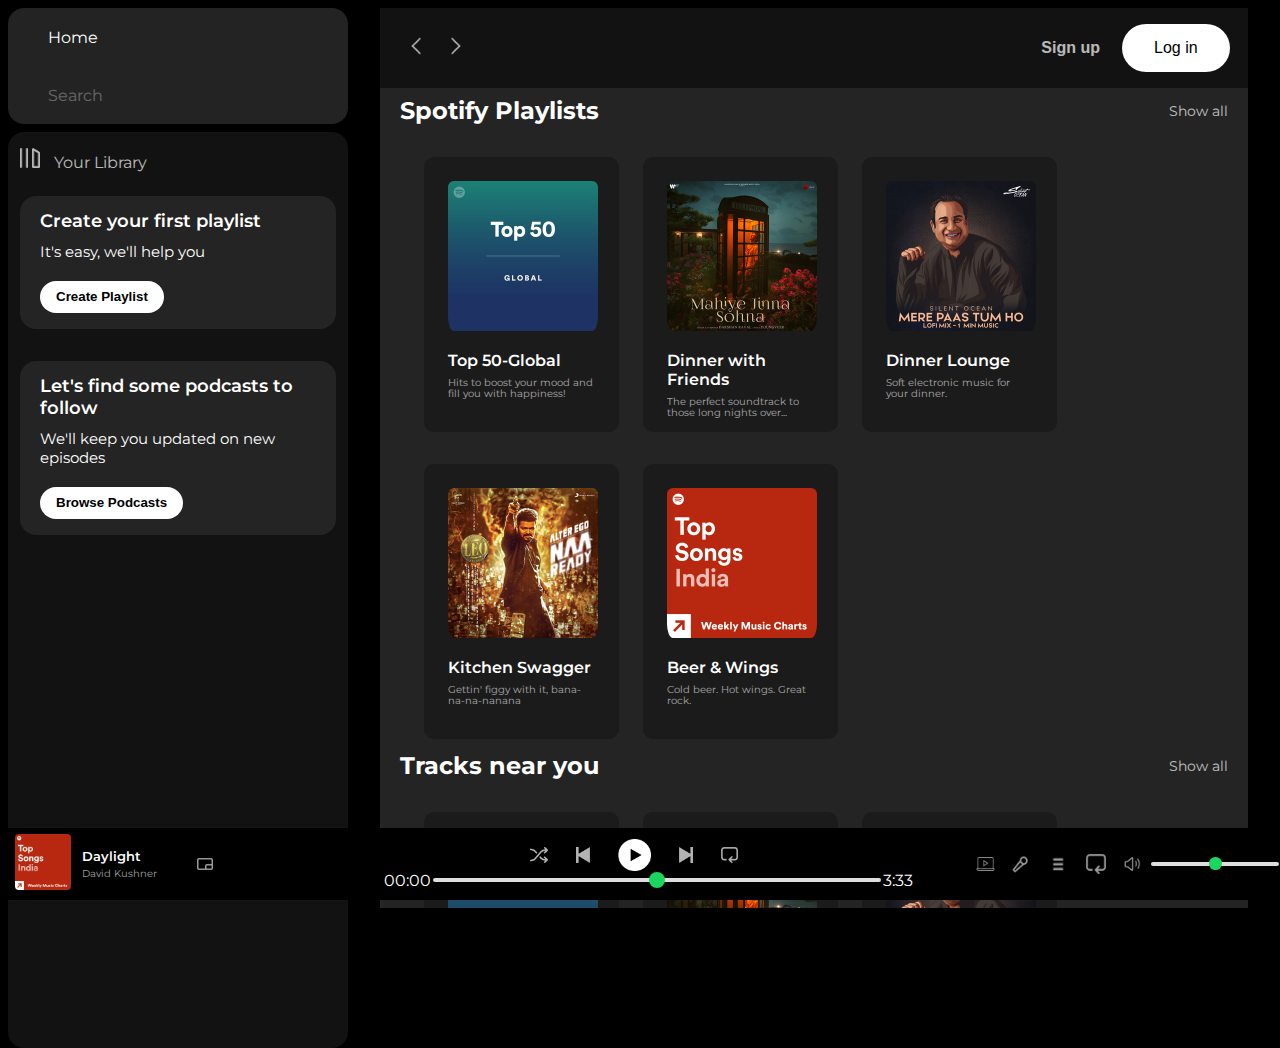
<file: index.html>
<!DOCTYPE html>
<html lang="en">
  <head>
    <meta charset="UTF-8" />
    <meta http-equiv="X-UA-Compatible" content="IE=edge" />
    <meta name="viewport" content="width=device-width, initial-scale=1.0" />
    <title>Spotify - Web Player: Music for everyone</title>
    <link rel="stylesheet" href="style.css" />
    <link rel="icon" href="./spotify/logo.png" />
    <link rel="stylesheet" href="https://cdnjs.cloudflare.com/ajax/libs/font-awesome/6.5.2/css/all.min.css" integrity="sha512-SnH5WK+bZxgPHs44uWIX+LLJAJ9/2PkPKZ5QiAj6Ta86w+fsb2TkcmfRyVX3pBnMFcV7oQPJkl9QevSCWr3W6A==" crossorigin="anonymous" referrerpolicy="no-referrer" />
    <link rel="preconnect" href="https://fonts.googleapis.com">
    <link rel="preconnect" href="https://fonts.gstatic.com" crossorigin>
    <link href="https://fonts.googleapis.com/css2?family=Montserrat:wght@300;400;500;600;700&family=Poppins&display=swap" rel="stylesheet">
  </head>
  <body>
    <div class="spotify">
      <div class="nav-bar">
          <div class="card">
            <div class="home">
              <i class="fa-solid fa-house"></i>
              <a href="#">Home</a>
            </div>
            <div class="search">
              <a href="#"><i class="fa-solid fa-magnifying-glass"></i>Search</a>
            </div>
          </div>
          <div class="card2">
            <div class="lib-opt">
              <div class="lib">
                <img src="./spotify/library_icon.png">
                <a href="#">Your Library</a>
              </div>
              <div class="icons">
                <i class="fa-solid fa-plus"></i> 
                <i class="fa-solid fa-arrow-right"></i>
              </div>
            </div>
            <div class="boxes">
              <div class="para">
                <div>
                  <p style="font-size: 18px; font-weight: 600;">Create your first playlist </p>
                  <p>It's easy, we'll help you</p>
                </div>
                <button>Create Playlist</button>
              </div>
            </div>
            <div class="para">
              <div>
                <p style="font-size: 18px; font-weight: 600;">Let's find some podcasts to follow</p>
                <p>We'll keep you updated on new episodes</p>
              </div>
              <button>Browse Podcasts</button>
            </div>
          </div>
        </div>
        <div class="maincontent"> 
            <div class="header">
              <div class="arrow">
                <img src="./spotify/backward_icon.png" >
                <img class="vanish" src="./spotify/forward_icon.png" >
              </div>
              <div class="button">
                <button id="signup">Sign up</button>
                <button id="login">Log in</button>
              </div>
            </div>
            <div class="songs">
              <div class="p">
                <div class="p1">Spotify Playlists</div>
                <div class="p2">Show all</div>
              </div>
              <div class="card3">
                <div class="s1">
                  <img src="./spotify/card1img.jpeg">
                  <div class="Top">Top 50-Global</div>
                  <div class="desc">Hits to boost your mood and fill you with happiness!</div>
                </div>
                <div class="s1">
                  <img src="./spotify/card2img.jpeg">
                  <div class="Top">Dinner with Friends</div>
                  <div class="desc">The perfect soundtrack to those long nights over...</div>
                </div>
                <div class="s1">
                  <img src="./spotify/card3img.jpeg">
                  <div class="Top">Dinner Lounge</div>
                  <div class="desc">Soft electronic music for your dinner.</div>
                </div>
                <div class="s1">
                  <img src="./spotify/card4img.jpeg">
                  <div class="Top">Kitchen Swagger</div>
                  <div class="desc">Gettin' figgy with it, bana-na-na-nanana</div>
                </div>
                <div class="s1">
                  <img src="./spotify/card6img.jpeg">
                  <div class="Top">Beer & Wings</div>
                  <div class="desc">Cold beer. Hot wings. Great rock.</div>
                </div>
              </div>
              <div class="p" id="p3">
                <div class="p1">Tracks near you</div>
                <div class="p2">Show all</div>
              </div>
              <div class="card3">
                <div class="s1">
                  <img src="./spotify/card1img.jpeg">
                  <div class="Top">Top 50-Global</div>
                  <div class="desc">Hits to boost your mood and fill you with happiness!</div>
                </div>
                <div class="s1">
                  <img src="./spotify/card2img.jpeg">
                  <div class="Top">Dinner with Friends</div>
                  <div class="desc">The perfect soundtrack to those long nights over...</div>
                </div>
                <div class="s1">
                  <img src="./spotify/card3img.jpeg">
                  <div class="Top">Dinner Lounge</div>
                  <div class="desc">Soft electronic music for your dinner.</div>
                </div>
                </div>
                <div class="p" id="p4">
                  <div class="p1">Featured Charts</div>
                  <div class="p2">Show all</div>
                </div>
                <div class="card3">
                  <div class="s1">
                    <img src="./spotify/card1img.jpeg">
                    <div class="Top">Top 50-Global</div>
                    <div class="desc">Hits to boost your mood and fill you with happiness!</div>
                  </div>
                  <div class="s1">
                    <img src="./spotify/card5img.jpeg">
                    <div class="Top">Dinner with Friends</div>
                    <div class="desc">The perfect soundtrack to those long nights over...</div>
                  </div>
                  <div class="s1">
                    <img src="./spotify/card6img.jpeg">
                    <div class="Top">Dinner Lounge</div>
                    <div class="desc">Soft electronic music for your dinner.</div>
                  </div>
                </div>
            </div>
            <div class="footer">
              <div class="line"></div>
            </div>
      </div>
      <div class="mediaplayer">
        <div class="music">
          <div id="album">
            <img src="./spotify/card6img.jpeg">
          </div>
          <div class="playing">
            <div class="song">Daylight</div>
            <div class="artist">David Kushner</div>
          </div>
          <i class="fa-regular fa-heart"></i>
          <img class="mini-player" src="./spotify/miniplayer-icon-512x419-white-outline-black-bg-2.png">
        </div>
        <div class="player">
          <div class="b">
            <img src="./spotify/player_icon1.png">
            <img src="./spotify/player_icon2.png">
            <img src="./spotify/player_icon3.png" id="pause">
            <img src="./spotify/player_icon4.png" >
            <img src="./spotify/player_icon5.png">
          </div>
          <div class="pl">
            <span class="curr">00:00</span>
            <input type="range" min="0" max="100" class="play" step="1">
            <span class="end">3:33</span>
          </div>
        </div>
        <div class="volume">
          <img id="lap" src="./spotify/icons8-laptop-play-video-50.png">
          <img class="mic" src="./spotify/icons8-mic-24.png">
          <img id="queue" src="./spotify/file.png">
          <img id="recap" src="./spotify/player_icon5.png">
          <img id="vol2" src="./spotify/icons8-volume-96.png">
          <input type="range" min="0" max="100" class="vol" step="auto">
        </div>
      </div>
    </div>
  </body>
</html>
</file>
<file: style.css>
body{
    margin: 0;
    background-color: #000;
    font-family: 'Montserrat', sans-serif;
    overflow: hidden;
}
.spotify{
    display: flex;
    height: 100vh;
    padding: 0.5rem;
}
.nav-bar{
    background-color: #000;
    width: 340px;
    border-radius: 1rem;
    margin-right: 0.5rem;
}

.maincontent{
    background-color: #000;
    flex: 1;
    border-radius: 1rem;
    overflow: auto;
    /* padding: 0 1.5rem 0 1.5rem; */
}

.mediaplayer{
    background-color: #000;
    position: fixed;
    bottom: 0;
    width: 100%;
    height: 72px;
}

.card{
    background-color: #232323;
    height: 100px;
    padding: 8px 12px;
    display: flex;
    flex-direction: column;
    justify-content: center ;
    border-radius: 1rem;
}

.home, .search{
    line-height: 2.5rem;
    padding: 0.5rem 0.75rem;
} 
.search{
    opacity: 0.3;
}

.home a{
    color: white;
    text-decoration: none;
    font-size: 1rem;
}

.home i{
    padding-right: 1rem;
    cursor: pointer;
    font-size: 1.25rem;
    color: white;
}

.search a{
    color: white;
    text-decoration: none;
    font-size: 1rem;
    font-weight: 400;
}

.search i{
    padding-right: 1rem;
    cursor: pointer;
    font-size: 1.25rem;
    color: white; 
}

.search:hover{
    opacity: 1;
}

.lib img{
    height: 1.25rem;
    width: 1.25rem;
}

.card2{
    background-color: #121212; 
    border-radius: 1rem;
    height: 100%;
    padding: 0.5rem 0.75rem;
    margin-top: 0.5rem;
}
.lib-opt{
    display: flex;
    justify-content: space-between;  
    color: white;
}
.lib{
    opacity: 0.7;
    align-self: center;
}
.icons{
    align-self: center;
    padding: 0.5rem;
}

.lib a{
    text-decoration: none;
    font-size: 1rem;
    font-weight: 400;
    color: white;
    padding-left: 10px;
}

.icons i{
    padding-right: 1rem;
    cursor: pointer;
    font-size: 1.25rem;
    opacity: 0.7;
    padding-left: 10px;
}

.icons i:hover{
    opacity: 1;
}

.lib:hover{
    opacity: 1;
}

.para{
    color: white;
    margin: 1rem 0rem 2rem 0rem;
    padding: 0.5rem 1.25rem 1rem 1.25rem;
    background-color: #242424;
    border-radius: 1rem;

}
.para p{
    margin: 6px 0px 10px 0px;
    font-size: 15px;
}

.para button{
    border-radius: 150px;
    padding: 0.25rem 1rem;
    background-color: white;
    color: #000;
    font-weight: 700;
    line-height: 20px;
    margin-top: 10px;
    border: none;
    height: 2rem;
    width: fit-content ;
    cursor: pointer;
}

.header{
    position: sticky;
    top: 0;
    padding: 1rem 1.15rem;
    display: flex;
    justify-content: space-between;
    background-color: rgb(18, 18, 18);
    align-items: center;
    z-index: 1;
}

.button button{
    background-color: white;
    color: #000;
    border-radius: 150px;
    border: none;
    font-size: 1rem;
    cursor: pointer;
}
.para button:hover{
        transform: scale(1.1);
}

.header img{
    height: 1.25rem;
    width: 1.25rem;
    padding: 0rem 1rem 0rem 0rem;
    opacity: 0.7;
}

.arrow{
    padding-left: 0.5rem ;
}

#login{
    font-weight: 500;
    height: 3rem;
    width: fit-content ;
    padding: 0.50rem 2rem;
}
#signup{
    background-color: #121212; 
    opacity: 0.7;
    color: white;
    font-weight: 700;
    margin-right: 0.75rem; 
}
#signup:hover{
    opacity: 1;
    transform: scale(1.1);
}

#login:hover{
    transform: scale(1.01);
    font-weight: 600;
}

.header img:hover{
    opacity: 1;
    transform: scale(1.1);
}

@media(max-width: 1025px){
    .vanish{
        display: none; 
    }
}

.songs{
    background-color: #242424;
    padding: 0.5rem 1.25rem 0rem 1.25rem;
}

.p{
    display: flex;
    justify-content: space-between;
    align-items: center;
    color: white;
}

.p1{
    font-size: 1.5rem;
    font-weight: 700;
    cursor: pointer;
}

.p2{
    font-size: 0.9rem;
    opacity: 0.7;
    cursor: pointer;
    margin-left: 0.5rem;
}
.p2:hover{
    text-decoration: underline;
}
.p1:hover{
    text-decoration: underline;
}

.card3{
    display: flex;
    /* justify-content: space-between; */
    flex-wrap: wrap;
}
.s1{
    width: 195px;
    height: 275px;
    /* display: flex;
    flex-direction: column; */
    background-color: rgba(18, 18, 18, 0.5);
    color: white;
    border-radius: 10px;
    margin-top: 2rem;
    cursor: pointer;
    margin-left: 1.5rem;
}

.s1 img{
    height: 150px;
    width: 150px;
    border-radius: 30px;
    padding: 1.5rem 1.5rem 1rem 1.5rem;
    z-index: 1;
}

.Top{
    padding-left: 1.5rem;
    padding-right: 1.5rem;
    font-size: 1rem;
    padding-bottom: 0.45rem;
    font-weight: 600;
    z-index: 1;
}

.desc{
    padding-left: 1.5rem;
    padding-right: 1.5rem;
    font-size: 0.60rem;
    opacity: 0.6;
    z-index: 1;
}

.s1:hover{
    background-color: rgba(18, 18, 18, 1);
}

#p3,#p4{
    margin-top: 0.75em;
}

.footer{
    height: 300px;
    background-color: #232323;
    display: flex;
    justify-content: center;
    align-items: center;
}

.line{
    width: 90%;
    height: 50%;
    border-top: 1px solid white;
    opacity: 0.4;
}
.mediaplayer{
    display: flex;
    justify-content: space-between;
    align-items: center;
}

.music{
    width: 25%;
    background-color: gold;
    height: 100%;
}

.player{
    width: 50%;
    background-color: #000;
}
.volume{
    width: 25%;
    background-color: red;
    height: 100%;
}

.b img{
    height: 1rem;
    margin-right: 1.75rem;
    opacity: 0.7;
    cursor: pointer;
}
.b{
    display: flex;
    justify-content: center;
    align-items: center;
}

#pause{
    height: 2rem;
    opacity: 1;
}

.b img:hover{
    opacity: 1;
}

.pl{
    display: flex;
    justify-content: center;
    align-items: center; 
}

.pl span{
    color: white;
}

.play{
    width: 70%;
    appearance: none;
    cursor: pointer;
    background-color: transparent;
    
}

.play::-webkit-slider-runnable-track{
    height: 0.2rem;
    background-color: #ddd;
    border-radius: 100px;
}

.play::-webkit-slider-thumb{
    appearance: none;
    height: 1rem;
    width: 1rem;
    background-color: #1bd760;
    border-radius: 50%;
    margin-top: -6px;
}

.music{
    display: flex;
    /* justify-content: center; */
    align-items: center;
    background-color: #000;
}

 #album img{
    height: 56px;
    width: 56px;
    border-radius: 4px;
    margin-left: 7px;
}

.music i{
    font-size: 1rem;
    color: white;
    margin-left: 1.5rem;
    margin-right: 1rem;
    opacity: 0.6;
    cursor: pointer;
}

.music i:hover{
    opacity: 1;
}

.mini-player{
    height: 0.8rem;
    opacity: 0.6;
    cursor: pointer;
}

.mini-player:hover{
    opacity: 1;
}

.playing{
    margin-left: 0.7rem;
}

.song{
    font-weight: 600;
    color: white;
    font-size: 0.8rem;
    margin-bottom: 0.2rem;
    cursor: pointer;
}

.song:hover{
    opacity: 1;
    text-decoration: underline;
}

.artist{
    font-size: 0.60rem;
    opacity: 0.6;
    color: white;
    cursor: pointer;
}

.artist:hover{
    opacity: 1;
    text-decoration: underline;
}

.volume{
    display: flex;
    align-items: center;
    background-color: #000;
}

#queue{
    height: 1.5rem;
    opacity: 0.6;
}

#queue:hover{
    opacity: 1;
}

.volume img{
    height: 1.2rem;
    opacity: 0.6;
    padding: 0.5rem;
    cursor: pointer;
}

.volume img:hover{
    opacity: 1;
}

.vol{
    width: 40%;
    appearance: none;
    cursor: pointer;
    background-color: transparent;
}

.vol::-webkit-slider-runnable-track{
    height: 0.27rem;
    background-color: #ddd;
    border-radius: 100px;
}

.vol::-webkit-slider-thumb{
    appearance: none;
    height: 0.8rem;
    width: 0.8rem;
    background-color: #1bd760;
    border-radius: 50%;
    margin-top: -5px;
}

@media (min-width: 768px) {
    .spotify {
        flex-direction: row;
    }

    .nav-bar {
        width: 340px;
        margin-right: 0.5rem;
        margin-bottom: 0;
    }

    .maincontent {
        padding: 0 1.5rem;
    }
}

@media (max-width: 1024px) {
    .vanish {
        display: none;
    }

    .nav-bar {
        width: 250px;
    }

    .maincontent {
        padding: 0 1rem;
    }
}

@media (max-width: 768px) {
    .nav-bar {
        width: 200px;
    }

    .maincontent {
        padding: 0 0.5rem;
    }
}

@media (max-width: 576px) {
    .nav-bar {
        width: 100%;
        margin-bottom: 0.5rem;
    }

    .maincontent {
        padding: 0 0.5rem;
    }

    .mediaplayer {
        height: 64px;
    }
}

@media (max-width: 480px) {
    .nav-bar {
        display: none;
    }

    .maincontent {
        padding: 0;
    }
}

@media (max-width: 360px) {
    .mediaplayer {
        height: 56px;
    }
}

@media (max-width: 1024px) {
    .music, .player, .volume {
        width: 33.33%;
    }
}

@media (max-width: 768px) {
    .music{
        width: 20%;
    } 
    .player{
        width: 100%;
    } 
    .volume {
        width: 40%;
    }
    
    .music {
        justify-content: center;
    }

    .player {
        justify-content: center;
    }

    .volume {
        justify-content: center;
    }

    .vol, .mini-player, #recap{
        display: none;
    }


}

@media (max-width: 576px) {
    .music img {
        height: 40px;
        width: 40px;
    }

    .music i, .volume img {
        margin-left: 0.5rem;
        margin-right: 0.5rem;
        font-size: 0.8rem;
    }

    #lap, .song, .artist{
        display: none;
    }

}

@media (max-width: 480px) {
    .b img {
        height: 0.7rem;
        margin-right: 0.7rem;
    }

    #pause {
        height: 1.5rem;
    }

    .pl span {
        font-size: 0.5rem;
    }

    .b{
        margin-bottom: 0.3rem;
    }
    .music i, #queue{
        display: none;
    }

    .play{
        width: 100%;
    }

    .volume img {
        margin-left: 0.2rem;
        margin-right: 0.2rem;
        font-size: 0.7rem;
        padding: 0px;
    }

    #vol2{
        margin-right: 0.5rem;
    }

}
</file>
